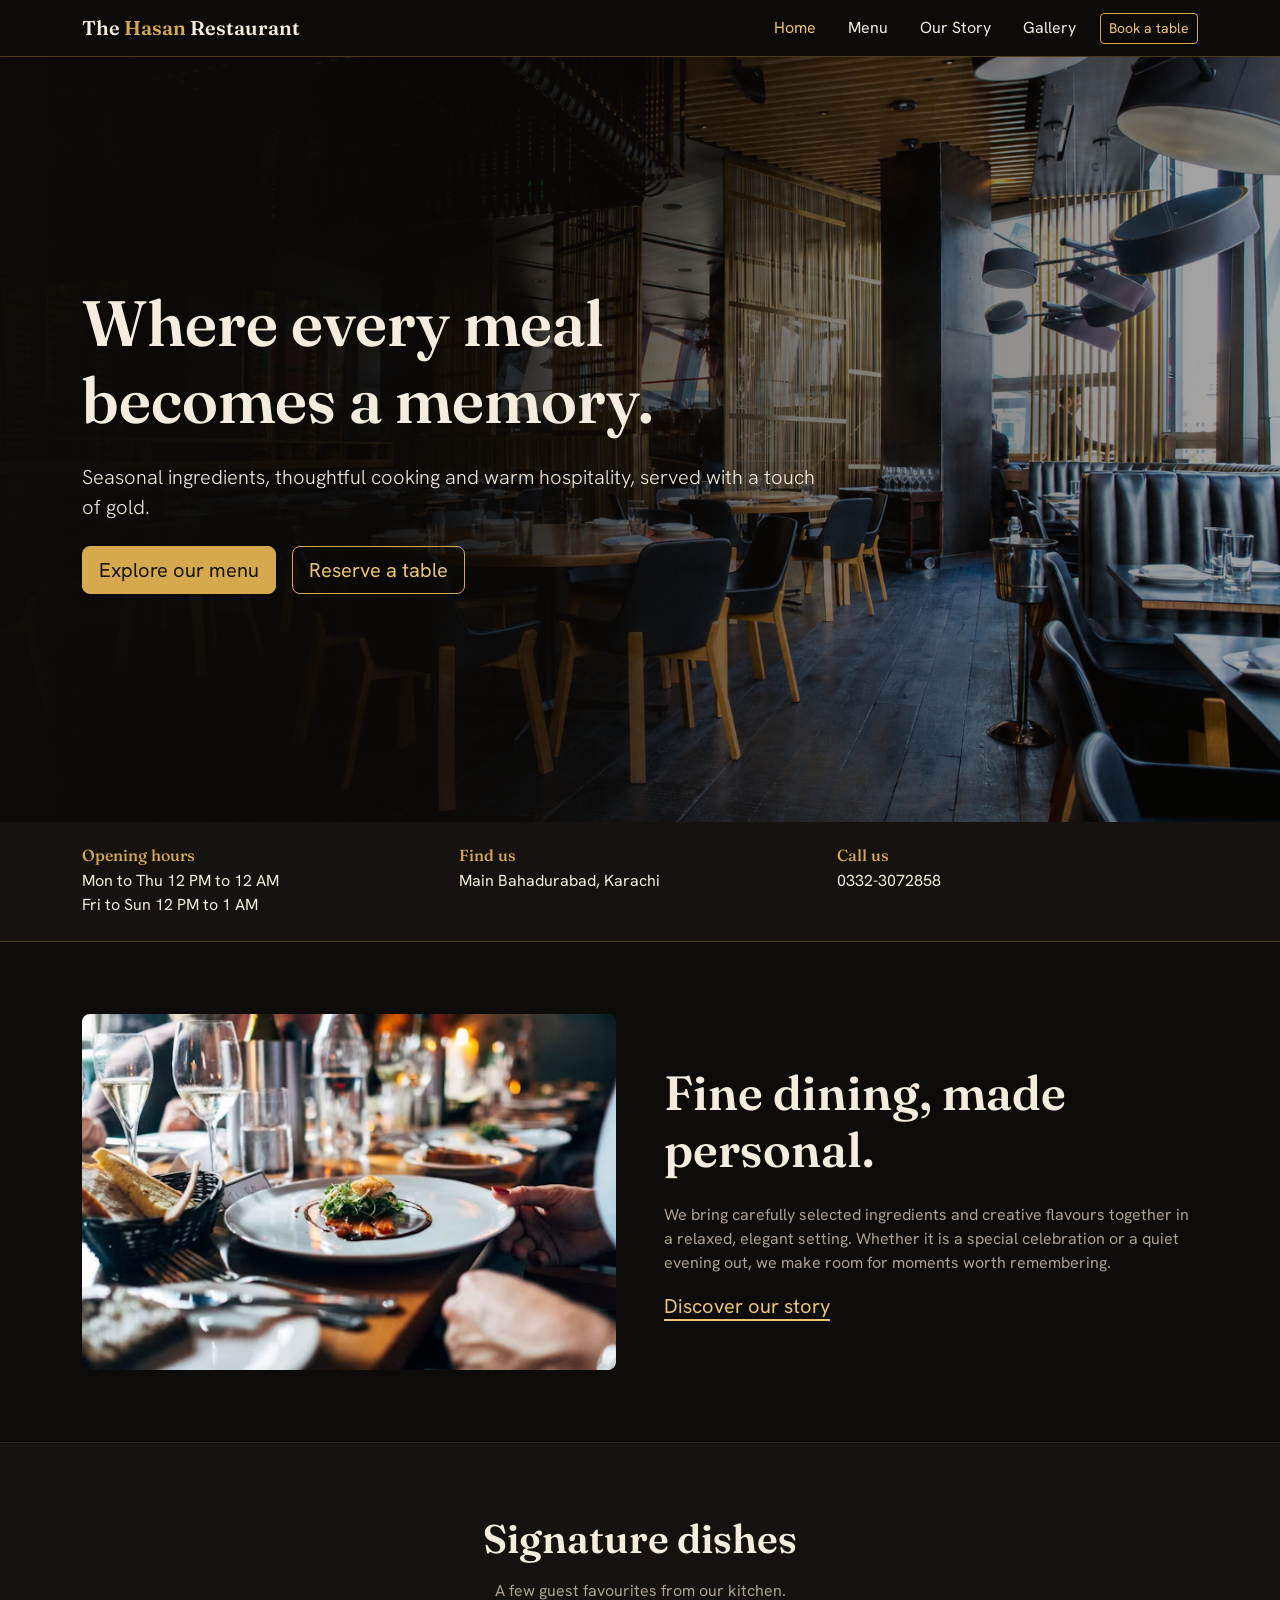
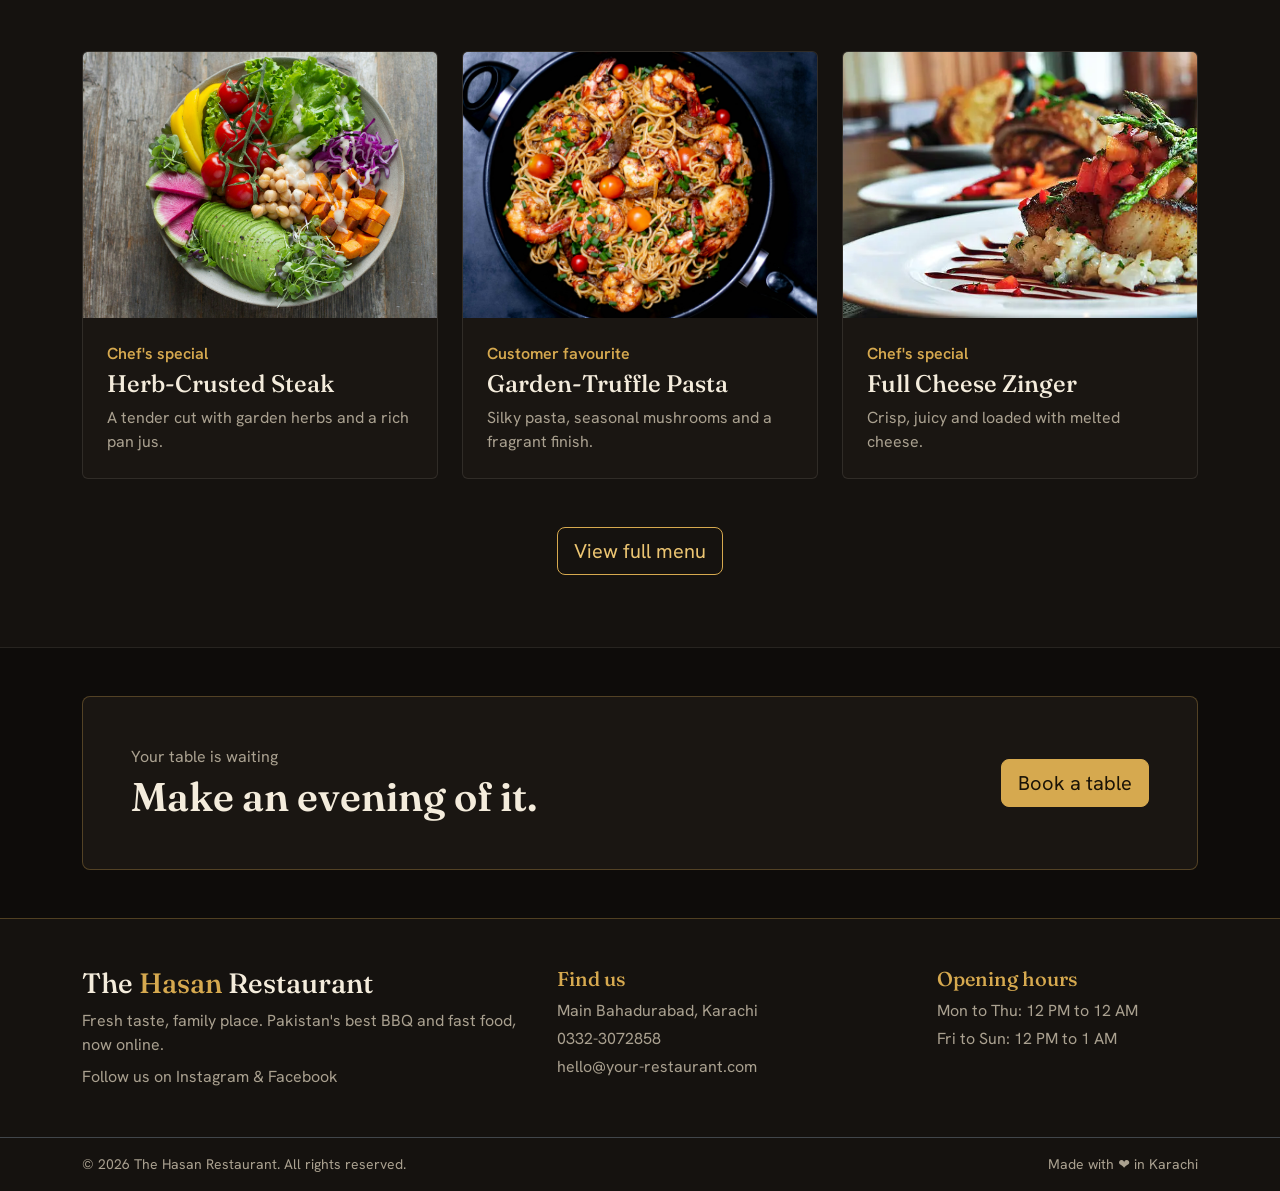
<file: index.html>
<!DOCTYPE html>
<html lang="en" data-bs-theme="dark">
<head>
  <meta charset="UTF-8">
  <meta name="viewport" content="width=device-width, initial-scale=1">
  <title>The Hasan Restaurant | Karachi</title>
  <meta name="description" content="Seasonal ingredients, thoughtful cooking and warm hospitality in Bahadurabad, Karachi.">

  <!-- Bootstrap (layout) -->
  <link href="https://cdn.jsdelivr.net/npm/bootstrap@5.3.8/dist/css/bootstrap.min.css" rel="stylesheet">

  <!-- Fonts -->
  <link rel="preconnect" href="https://fonts.googleapis.com">
  <link rel="preconnect" href="https://fonts.gstatic.com" crossorigin>
  <link href="https://fonts.googleapis.com/css2?family=Fraunces:opsz,wght@9..144,400;9..144,600;9..144,700&family=Hanken+Grotesk:wght@400;500;600&display=swap" rel="stylesheet">

  <!-- Our own styles (colours, hero photos, small details) -->
  <link rel="stylesheet" href="style.css">
</head>
<body>

  <!-- ===== NAVIGATION BAR ===== -->
  <nav class="navbar navbar-expand sticky-top site-nav">
    <div class="container justify-content-center justify-content-md-between">
      <a class="navbar-brand fw-semibold" href="index.html">The <span>Hasan</span> Restaurant</a>
      <ul class="navbar-nav flex-wrap justify-content-center align-items-center column-gap-3">
        <li class="nav-item"><a class="nav-link active" aria-current="page" href="index.html">Home</a></li>
        <li class="nav-item"><a class="nav-link" href="menu.html">Menu</a></li>
        <li class="nav-item"><a class="nav-link" href="story.html">Our Story</a></li>
        <li class="nav-item"><a class="nav-link" href="gallery.html">Gallery</a></li>
        <li class="nav-item"><a class="btn btn-outline-warning btn-sm" href="contact.html">Book a table</a></li>
      </ul>
    </div>
  </nav>

  <!-- ===== HERO ===== -->
  <header class="hero hero-home hero-big d-flex align-items-center">
    <div class="container py-5">
      <div class="row">
        <div class="col-lg-8">
          <h1 class="display-3 fw-semibold">Where every meal becomes a memory.</h1>
          <p class="lead mt-4 mb-0">Seasonal ingredients, thoughtful cooking and warm hospitality, served with a touch of gold.</p>
          <div class="d-flex flex-wrap gap-3 mt-4">
            <a class="btn btn-warning btn-lg" href="menu.html">Explore our menu</a>
            <a class="btn btn-outline-warning btn-lg" href="contact.html">Reserve a table</a>
          </div>
        </div>
      </div>
    </div>
  </header>

  <!-- ===== OPENING HOURS STRIP ===== -->
  <section class="info-strip">
    <div class="container py-4">
      <div class="row g-3 text-center text-md-start">
        <div class="col-md-4">
          <h2 class="h6 text-warning mb-1">Opening hours</h2>
          <p class="mb-0">Mon to Thu 12 PM to 12 AM<br>Fri to Sun 12 PM to 1 AM</p>
        </div>
        <div class="col-md-4">
          <h2 class="h6 text-warning mb-1">Find us</h2>
          <p class="mb-0">Main Bahadurabad, Karachi</p>
        </div>
        <div class="col-md-4">
          <h2 class="h6 text-warning mb-1">Call us</h2>
          <p class="mb-0"><a class="text-reset text-decoration-none" href="tel:+923323072858">0332-3072858</a></p>
        </div>
      </div>
    </div>
  </section>

  <!-- ===== WELCOME ===== -->
  <section class="container py-5 my-lg-4">
    <div class="row align-items-center g-5">
      <div class="col-lg-6">
        <img src="sweet4.avif" class="img-fluid rounded-3" alt="A plated dessert from our kitchen" loading="lazy">
      </div>
      <div class="col-lg-6">
        <h2 class="display-5 fw-semibold">Fine dining, made personal.</h2>
        <p class="text-body-secondary mt-4">We bring carefully selected ingredients and creative flavours together in a relaxed, elegant setting. Whether it is a special celebration or a quiet evening out, we make room for moments worth remembering.</p>
        <a class="link-gold fs-5" href="story.html">Discover our story</a>
      </div>
    </div>
  </section>

  <!-- ===== SIGNATURE DISHES ===== -->
  <section class="section-alt py-5">
    <div class="container py-lg-4">
    <div class="section-title text-center mx-auto mb-5">
      <h2 class="display-6 fw-semibold">Signature dishes</h2>
      <p class="text-body-secondary mt-3">A few guest favourites from our kitchen.</p>
    </div>
      <div class="row g-4">
        <div class="col-12 col-md-6 col-lg-4">
          <div class="card dish-card h-100">
            <div class="ratio ratio-4x3 zoom">
              <img src="anna-pelzer-IGfIGP5ONV0-unsplash.jpg" class="object-fit-cover" alt="Herb-crusted steak plated with garden herbs" loading="lazy">
            </div>
            <div class="card-body p-4">
              <p class="text-warning fw-semibold mb-1">Chef's special</p>
              <h3 class="h4">Herb-Crusted Steak</h3>
              <p class="text-body-secondary mb-0">A tender cut with garden herbs and a rich pan jus.</p>
            </div>
          </div>
        </div>
        <div class="col-12 col-md-6 col-lg-4">
          <div class="card dish-card h-100">
            <div class="ratio ratio-4x3 zoom">
              <img src="olayinka-babalola-r01ZopTiEV8-unsplash.jpg" class="object-fit-cover" alt="Truffle pasta with seasonal mushrooms" loading="lazy">
            </div>
            <div class="card-body p-4">
              <p class="text-warning fw-semibold mb-1">Customer favourite</p>
              <h3 class="h4">Garden-Truffle Pasta</h3>
              <p class="text-body-secondary mb-0">Silky pasta, seasonal mushrooms and a fragrant finish.</p>
            </div>
          </div>
        </div>
        <div class="col-12 col-md-6 col-lg-4">
          <div class="card dish-card h-100">
            <div class="ratio ratio-4x3 zoom">
              <img src="istockphoto-104704117-612x612.webp" class="object-fit-cover" alt="Cheese zinger burger" loading="lazy">
            </div>
            <div class="card-body p-4">
              <p class="text-warning fw-semibold mb-1">Chef's special</p>
              <h3 class="h4">Full Cheese Zinger</h3>
              <p class="text-body-secondary mb-0">Crisp, juicy and loaded with melted cheese.</p>
            </div>
          </div>
        </div>
      </div>
      <div class="text-center mt-5">
        <a class="btn btn-outline-warning btn-lg" href="menu.html">View full menu</a>
      </div>
    </div>
  </section>

  <!-- ===== CALL TO ACTION ===== -->
  <section class="container pt-5">
    <div class="cta-box rounded-3 p-4 p-md-5 d-md-flex align-items-center justify-content-between gap-4">
      <div class="mb-4 mb-md-0">
        <p class="text-body-secondary mb-1">Your table is waiting</p>
        <h2 class="display-6 fw-semibold mb-0">Make an evening of it.</h2>
      </div>
      <a class="btn btn-warning btn-lg" href="contact.html">Book a table</a>
    </div>
  </section>

  <!-- ===== FOOTER ===== -->
  <footer class="site-footer mt-5">
    <div class="container py-5">
      <div class="row g-4">

        <div class="col-md-5">
          <h2 class="h3">The <span class="text-warning">Hasan</span> Restaurant</h2>
          <p class="text-body-secondary mb-2">Fresh taste, family place. Pakistan's best BBQ and fast food, now online.</p>
          <p class="text-body-secondary mb-0">Follow us on Instagram &amp; Facebook</p>
        </div>

        <div class="col-sm-6 col-md-4">
          <h3 class="h5 text-warning">Find us</h3>
          <p class="text-body-secondary mb-1">Main Bahadurabad, Karachi</p>
          <p class="mb-1"><a class="text-body-secondary" href="tel:+923323072858">0332-3072858</a></p>
          <p class="text-body-secondary mb-0">hello@your-restaurant.com</p>
        </div>

        <div class="col-sm-6 col-md-3">
          <h3 class="h5 text-warning">Opening hours</h3>
          <p class="text-body-secondary mb-1">Mon to Thu: 12 PM to 12 AM</p>
          <p class="text-body-secondary mb-0">Fri to Sun: 12 PM to 1 AM</p>
        </div>

      </div>
    </div>
    <div class="border-top border-secondary-subtle py-3">
      <div class="container d-flex flex-wrap justify-content-between gap-2 small text-body-secondary">
        <span>&copy; 2026 The Hasan Restaurant. All rights reserved.</span>
        <span>Made with &#10084; in Karachi</span>
      </div>
    </div>
  </footer>

</body>
</html>
</file>
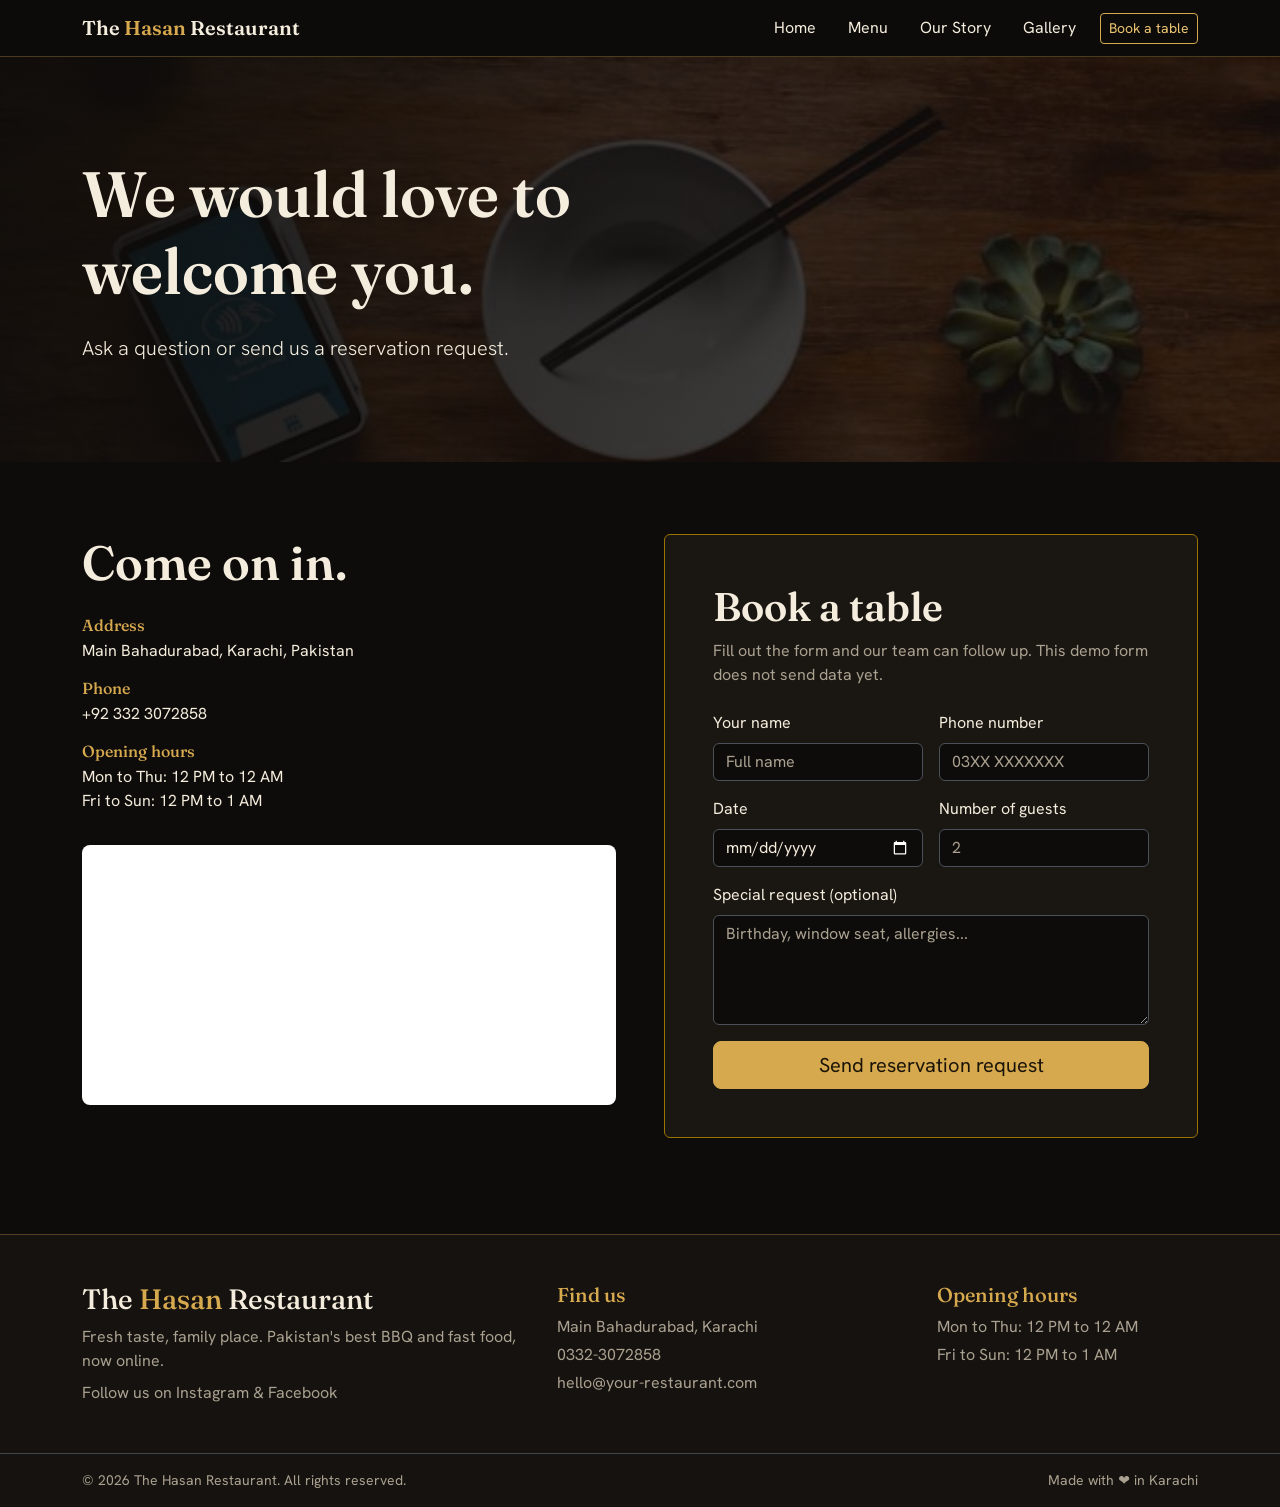
<file: contact.html>
<!DOCTYPE html>
<html lang="en" data-bs-theme="dark">
<head>
  <meta charset="UTF-8">
  <meta name="viewport" content="width=device-width, initial-scale=1">
  <title>Contact & Reservations | The Hasan Restaurant</title>
  <meta name="description" content="Find The Hasan Restaurant in Bahadurabad, Karachi and book your table.">

  <!-- Bootstrap (layout) -->
  <link href="https://cdn.jsdelivr.net/npm/bootstrap@5.3.8/dist/css/bootstrap.min.css" rel="stylesheet">

  <!-- Fonts -->
  <link rel="preconnect" href="https://fonts.googleapis.com">
  <link rel="preconnect" href="https://fonts.gstatic.com" crossorigin>
  <link href="https://fonts.googleapis.com/css2?family=Fraunces:opsz,wght@9..144,400;9..144,600;9..144,700&family=Hanken+Grotesk:wght@400;500;600&display=swap" rel="stylesheet">

  <!-- Our own styles (colours, hero photos, small details) -->
  <link rel="stylesheet" href="style.css">
</head>
<body>

  <!-- ===== NAVIGATION BAR ===== -->
  <nav class="navbar navbar-expand sticky-top site-nav">
    <div class="container justify-content-center justify-content-md-between">
      <a class="navbar-brand fw-semibold" href="index.html">The <span>Hasan</span> Restaurant</a>
      <ul class="navbar-nav flex-wrap justify-content-center align-items-center column-gap-3">
        <li class="nav-item"><a class="nav-link" href="index.html">Home</a></li>
        <li class="nav-item"><a class="nav-link" href="menu.html">Menu</a></li>
        <li class="nav-item"><a class="nav-link" href="story.html">Our Story</a></li>
        <li class="nav-item"><a class="nav-link" href="gallery.html">Gallery</a></li>
        <li class="nav-item"><a class="btn btn-outline-warning btn-sm" href="contact.html">Book a table</a></li>
      </ul>
    </div>
  </nav>

  <!-- ===== HERO ===== -->
  <header class="hero hero-contact d-flex align-items-center">
    <div class="container py-5">
      <div class="row">
        <div class="col-lg-8">
          <h1 class="display-3 fw-semibold">We would love to welcome you.</h1>
          <p class="lead mt-4 mb-0">Ask a question or send us a reservation request.</p>
        </div>
      </div>
    </div>
  </header>

  <!-- ===== CONTACT DETAILS + FORM ===== -->
  <section class="container py-5 my-lg-4">
    <div class="row g-5">

      <!-- Left: address, phone, hours, map -->
      <div class="col-lg-6">
        <h2 class="display-5 fw-semibold">Come on in.</h2>

        <h3 class="h6 text-warning mt-4 mb-1">Address</h3>
        <p>Main Bahadurabad, Karachi, Pakistan</p>

        <h3 class="h6 text-warning mb-1">Phone</h3>
        <p><a class="text-reset text-decoration-none" href="tel:+923323072858">+92 332 3072858</a></p>

        <h3 class="h6 text-warning mb-1">Opening hours</h3>
        <p>Mon to Thu: 12 PM to 12 AM<br>Fri to Sun: 12 PM to 1 AM</p>

        <iframe class="map mt-3" title="Map of The Hasan Restaurant" src="https://www.google.com/maps/embed?pb=!1m18!1m12!1m3!1d4592.864981984788!2d67.13284106885648!3d24.977967219411937!2m3!1f0!2f0!3f0!3m2!1i1024!2i768!4f13.1!3m3!1m2!1s0x3eb34774e0b6203b%3A0x19659115648170ad!2sKaghan%20Society%20Sector%2020%20A%20Gulzar%20E%20Hijri%20Scheme%2033%2C%20Karachi%2C%20Pakistan!5e0!3m2!1sen!2s!4v1792911416044!5m2!1sen!2s" allowfullscreen loading="lazy" referrerpolicy="strict-origin-when-cross-origin"></iframe>
      </div>

      <!-- Right: reservation form (demo - it does not send anything yet) -->
      <div class="col-lg-6">
        <div class="card border-warning-subtle">
          <div class="card-body p-4 p-md-5">
            <h2 class="display-6 fw-semibold">Book a table</h2>
            <p class="text-body-secondary mb-4">Fill out the form and our team can follow up. This demo form does not send data yet.</p>

            <form class="row g-3" action="https://formspree.io/f/xvkkeaen" method="post" >
            <div class="col-sm-6">
              <label for="name" class="form-label">Your name</label>
              <input type="text" class="form-control" id="name" name="name" placeholder="Full name" required>
            </div>
            <div class="col-sm-6">
              <label for="phone" class="form-label">Phone number</label>
              <input type="tel" class="form-control" id="phone" name="phone" placeholder="03XX XXXXXXX" required>
            </div>
            <div class="col-sm-6">
              <label for="date" class="form-label">Date</label>
              <input type="date" class="form-control" id="date" name="data" placeholder="" required>
            </div>
            <div class="col-sm-6">
              <label for="guests" class="form-label">Number of guests</label>
              <input type="number" class="form-control" id="guests" name="guests" placeholder="2" min="1" required>
            </div>
              <div class="col-12">
                <label for="note" class="form-label">Special request (optional)</label>
                <textarea class="form-control" id="note" name="note" rows="4" placeholder="Birthday, window seat, allergies..."></textarea>
              </div>
              <div class="col-12">
                <button type="submit" class="btn btn-warning btn-lg w-100">Send reservation request</button>
              </div>
            </form>
          </div>
        </div>
      </div>

    </div>
  </section>

  <!-- ===== FOOTER ===== -->
  <footer class="site-footer mt-5">
    <div class="container py-5">
      <div class="row g-4">

        <div class="col-md-5">
          <h2 class="h3">The <span class="text-warning">Hasan</span> Restaurant</h2>
          <p class="text-body-secondary mb-2">Fresh taste, family place. Pakistan's best BBQ and fast food, now online.</p>
          <p class="text-body-secondary mb-0">Follow us on Instagram &amp; Facebook</p>
        </div>

        <div class="col-sm-6 col-md-4">
          <h3 class="h5 text-warning">Find us</h3>
          <p class="text-body-secondary mb-1">Main Bahadurabad, Karachi</p>
          <p class="mb-1"><a class="text-body-secondary" href="tel:+923323072858">0332-3072858</a></p>
          <p class="text-body-secondary mb-0">hello@your-restaurant.com</p>
        </div>

        <div class="col-sm-6 col-md-3">
          <h3 class="h5 text-warning">Opening hours</h3>
          <p class="text-body-secondary mb-1">Mon to Thu: 12 PM to 12 AM</p>
          <p class="text-body-secondary mb-0">Fri to Sun: 12 PM to 1 AM</p>
        </div>

      </div>
    </div>
    <div class="border-top border-secondary-subtle py-3">
      <div class="container d-flex flex-wrap justify-content-between gap-2 small text-body-secondary">
        <span>&copy; 2026 The Hasan Restaurant. All rights reserved.</span>
        <span>Made with &#10084; in Karachi</span>
      </div>
    </div>
  </footer>

</body>
</html>
</file>
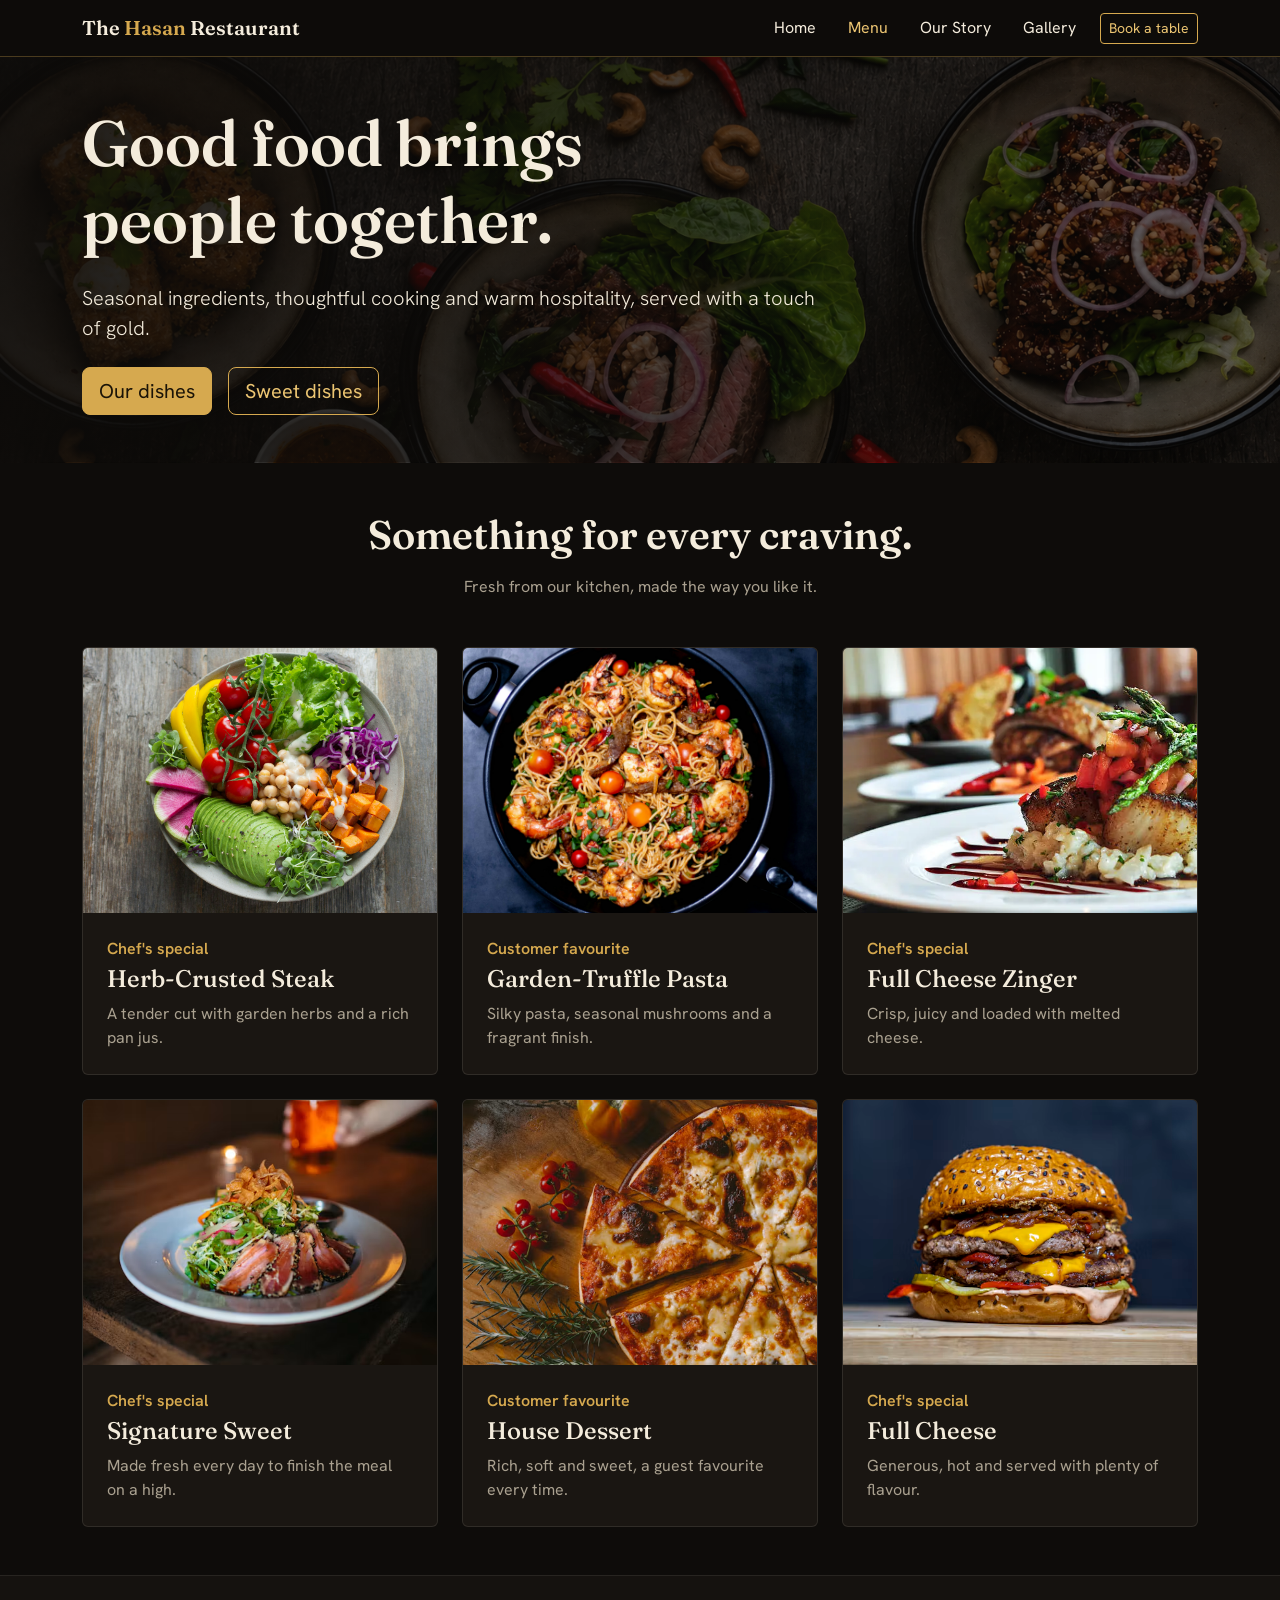
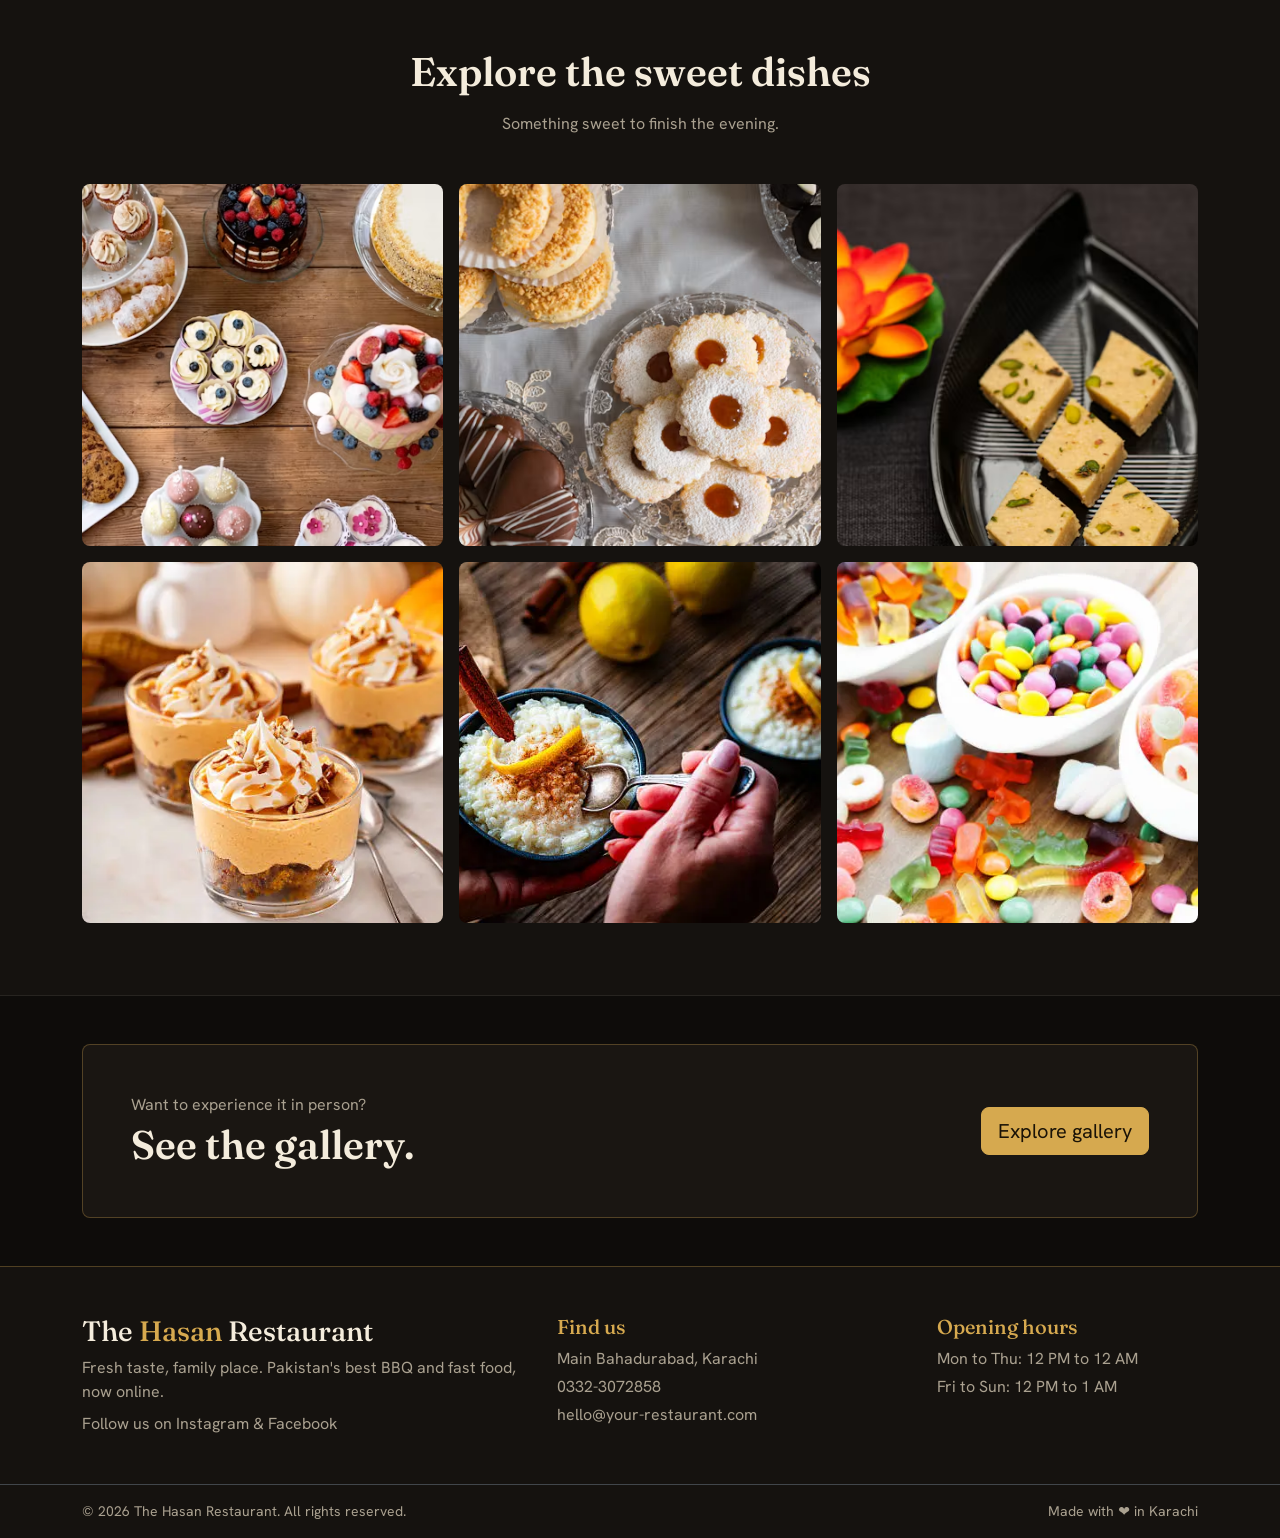
<file: menu.html>
<!DOCTYPE html>
<html lang="en" data-bs-theme="dark">
<head>
  <meta charset="UTF-8">
  <meta name="viewport" content="width=device-width, initial-scale=1">
  <title>Menu | The Hasan Restaurant</title>
  <meta name="description" content="Main courses, pasta, desserts and more from The Hasan Restaurant, Karachi.">

  <!-- Bootstrap (layout) -->
  <link href="https://cdn.jsdelivr.net/npm/bootstrap@5.3.8/dist/css/bootstrap.min.css" rel="stylesheet">

  <!-- Fonts -->
  <link rel="preconnect" href="https://fonts.googleapis.com">
  <link rel="preconnect" href="https://fonts.gstatic.com" crossorigin>
  <link href="https://fonts.googleapis.com/css2?family=Fraunces:opsz,wght@9..144,400;9..144,600;9..144,700&family=Hanken+Grotesk:wght@400;500;600&display=swap" rel="stylesheet">

  <!-- Our own styles (colours, hero photos, small details) -->
  <link rel="stylesheet" href="style.css">
</head>
<body>

  <!-- ===== NAVIGATION BAR ===== -->
  <nav class="navbar navbar-expand sticky-top site-nav">
    <div class="container justify-content-center justify-content-md-between">
      <a class="navbar-brand fw-semibold" href="index.html">The <span>Hasan</span> Restaurant</a>
      <ul class="navbar-nav flex-wrap justify-content-center align-items-center column-gap-3">
        <li class="nav-item"><a class="nav-link" href="index.html">Home</a></li>
        <li class="nav-item"><a class="nav-link active" aria-current="page" href="menu.html">Menu</a></li>
        <li class="nav-item"><a class="nav-link" href="story.html">Our Story</a></li>
        <li class="nav-item"><a class="nav-link" href="gallery.html">Gallery</a></li>
        <li class="nav-item"><a class="btn btn-outline-warning btn-sm" href="contact.html">Book a table</a></li>
      </ul>
    </div>
  </nav>

  <!-- ===== HERO ===== -->
  <header class="hero hero-menu d-flex align-items-center">
    <div class="container py-5">
      <div class="row">
        <div class="col-lg-8">
          <h1 class="display-3 fw-semibold">Good food brings people together.</h1>
          <p class="lead mt-4 mb-0">Seasonal ingredients, thoughtful cooking and warm hospitality, served with a touch of gold.</p>
          <div class="d-flex flex-wrap gap-3 mt-4">
            <a class="btn btn-warning btn-lg" href="#dishes">Our dishes</a>
            <a class="btn btn-outline-warning btn-lg" href="#sweets">Sweet dishes</a>
          </div>
        </div>
      </div>
    </div>
  </header>

  <!-- ===== MAIN DISHES ===== -->
  <section class="container py-5" id="dishes">
    <div class="section-title text-center mx-auto mb-5">
      <h2 class="display-6 fw-semibold">Something for every craving.</h2>
      <p class="text-body-secondary mt-3">Fresh from our kitchen, made the way you like it.</p>
    </div>
    <div class="row g-4">
        <div class="col-12 col-md-6 col-lg-4">
          <div class="card dish-card h-100">
            <div class="ratio ratio-4x3 zoom">
              <img src="anna-pelzer-IGfIGP5ONV0-unsplash.jpg" class="object-fit-cover" alt="Herb-crusted steak plated with garden herbs" loading="lazy">
            </div>
            <div class="card-body p-4">
              <p class="text-warning fw-semibold mb-1">Chef's special</p>
              <h3 class="h4">Herb-Crusted Steak</h3>
              <p class="text-body-secondary mb-0">A tender cut with garden herbs and a rich pan jus.</p>
            </div>
          </div>
        </div>
        <div class="col-12 col-md-6 col-lg-4">
          <div class="card dish-card h-100">
            <div class="ratio ratio-4x3 zoom">
              <img src="olayinka-babalola-r01ZopTiEV8-unsplash.jpg" class="object-fit-cover" alt="Truffle pasta with seasonal mushrooms" loading="lazy">
            </div>
            <div class="card-body p-4">
              <p class="text-warning fw-semibold mb-1">Customer favourite</p>
              <h3 class="h4">Garden-Truffle Pasta</h3>
              <p class="text-body-secondary mb-0">Silky pasta, seasonal mushrooms and a fragrant finish.</p>
            </div>
          </div>
        </div>
        <div class="col-12 col-md-6 col-lg-4">
          <div class="card dish-card h-100">
            <div class="ratio ratio-4x3 zoom">
              <img src="istockphoto-104704117-612x612.webp" class="object-fit-cover" alt="Cheese zinger burger" loading="lazy">
            </div>
            <div class="card-body p-4">
              <p class="text-warning fw-semibold mb-1">Chef's special</p>
              <h3 class="h4">Full Cheese Zinger</h3>
              <p class="text-body-secondary mb-0">Crisp, juicy and loaded with melted cheese.</p>
            </div>
          </div>
        </div>
        <div class="col-12 col-md-6 col-lg-4">
          <div class="card dish-card h-100">
            <div class="ratio ratio-4x3 zoom">
              <img src="sweet2.avif" class="object-fit-cover" alt="Signature sweet dessert" loading="lazy">
            </div>
            <div class="card-body p-4">
              <p class="text-warning fw-semibold mb-1">Chef's special</p>
              <h3 class="h4">Signature Sweet</h3>
              <p class="text-body-secondary mb-0">Made fresh every day to finish the meal on a high.</p>
            </div>
          </div>
        </div>
        <div class="col-12 col-md-6 col-lg-4">
          <div class="card dish-card h-100">
            <div class="ratio ratio-4x3 zoom">
              <img src="sweet3.avif" class="object-fit-cover" alt="House dessert" loading="lazy">
            </div>
            <div class="card-body p-4">
              <p class="text-warning fw-semibold mb-1">Customer favourite</p>
              <h3 class="h4">House Dessert</h3>
              <p class="text-body-secondary mb-0">Rich, soft and sweet, a guest favourite every time.</p>
            </div>
          </div>
        </div>
        <div class="col-12 col-md-6 col-lg-4">
          <div class="card dish-card h-100">
            <div class="ratio ratio-4x3 zoom">
              <img src="photo-1572802419224-296b0aeee0d9.avif" class="object-fit-cover" alt="Loaded cheese dish" loading="lazy">
            </div>
            <div class="card-body p-4">
              <p class="text-warning fw-semibold mb-1">Chef's special</p>
              <h3 class="h4">Full Cheese</h3>
              <p class="text-body-secondary mb-0">Generous, hot and served with plenty of flavour.</p>
            </div>
          </div>
        </div>
    </div>
  </section>

  <!-- ===== SWEET DISHES ===== -->
  <section class="section-alt py-5" id="sweets">
    <div class="container py-lg-4">
    <div class="section-title text-center mx-auto mb-5">
      <h2 class="display-6 fw-semibold">Explore the sweet dishes</h2>
      <p class="text-body-secondary mt-3">Something sweet to finish the evening.</p>
    </div>
      <div class="row g-2 g-md-3">
      <div class="col-6 col-md-4">
        <div class="ratio ratio-1x1 zoom">
          <img src="sweet5.avif" class="object-fit-cover" alt="Sweet dish" loading="lazy">
        </div>
      </div>
      <div class="col-6 col-md-4">
        <div class="ratio ratio-1x1 zoom">
          <img src="sweet6.avif" class="object-fit-cover" alt="Sweet dish" loading="lazy">
        </div>
      </div>
      <div class="col-6 col-md-4">
        <div class="ratio ratio-1x1 zoom">
          <img src="sweet7.avif" class="object-fit-cover" alt="Sweet dish" loading="lazy">
        </div>
      </div>
      <div class="col-6 col-md-4">
        <div class="ratio ratio-1x1 zoom">
          <img src="istockphoto-2232599894-612x612.webp" class="object-fit-cover" alt="Sweet dish" loading="lazy">
        </div>
      </div>
      <div class="col-6 col-md-4">
        <div class="ratio ratio-1x1 zoom">
          <img src="sweet8.webp" class="object-fit-cover" alt="Sweet dish" loading="lazy">
        </div>
      </div>
      <div class="col-6 col-md-4">
        <div class="ratio ratio-1x1 zoom">
          <img src="sweet9.webp" class="object-fit-cover" alt="Sweet dish" loading="lazy">
        </div>
      </div>
      </div>
    </div>
  </section>

  <!-- ===== CALL TO ACTION ===== -->
  <section class="container pt-5">
    <div class="cta-box rounded-3 p-4 p-md-5 d-md-flex align-items-center justify-content-between gap-4">
      <div class="mb-4 mb-md-0">
        <p class="text-body-secondary mb-1">Want to experience it in person?</p>
        <h2 class="display-6 fw-semibold mb-0">See the gallery.</h2>
      </div>
      <a class="btn btn-warning btn-lg" href="gallery.html">Explore gallery</a>
    </div>
  </section>

  <!-- ===== FOOTER ===== -->
  <footer class="site-footer mt-5">
    <div class="container py-5">
      <div class="row g-4">

        <div class="col-md-5">
          <h2 class="h3">The <span class="text-warning">Hasan</span> Restaurant</h2>
          <p class="text-body-secondary mb-2">Fresh taste, family place. Pakistan's best BBQ and fast food, now online.</p>
          <p class="text-body-secondary mb-0">Follow us on Instagram &amp; Facebook</p>
        </div>

        <div class="col-sm-6 col-md-4">
          <h3 class="h5 text-warning">Find us</h3>
          <p class="text-body-secondary mb-1">Main Bahadurabad, Karachi</p>
          <p class="mb-1"><a class="text-body-secondary" href="tel:+923323072858">0332-3072858</a></p>
          <p class="text-body-secondary mb-0">hello@your-restaurant.com</p>
        </div>

        <div class="col-sm-6 col-md-3">
          <h3 class="h5 text-warning">Opening hours</h3>
          <p class="text-body-secondary mb-1">Mon to Thu: 12 PM to 12 AM</p>
          <p class="text-body-secondary mb-0">Fri to Sun: 12 PM to 1 AM</p>
        </div>

      </div>
    </div>
    <div class="border-top border-secondary-subtle py-3">
      <div class="container d-flex flex-wrap justify-content-between gap-2 small text-body-secondary">
        <span>&copy; 2026 The Hasan Restaurant. All rights reserved.</span>
        <span>Made with &#10084; in Karachi</span>
      </div>
    </div>
  </footer>

</body>
</html>
</file>
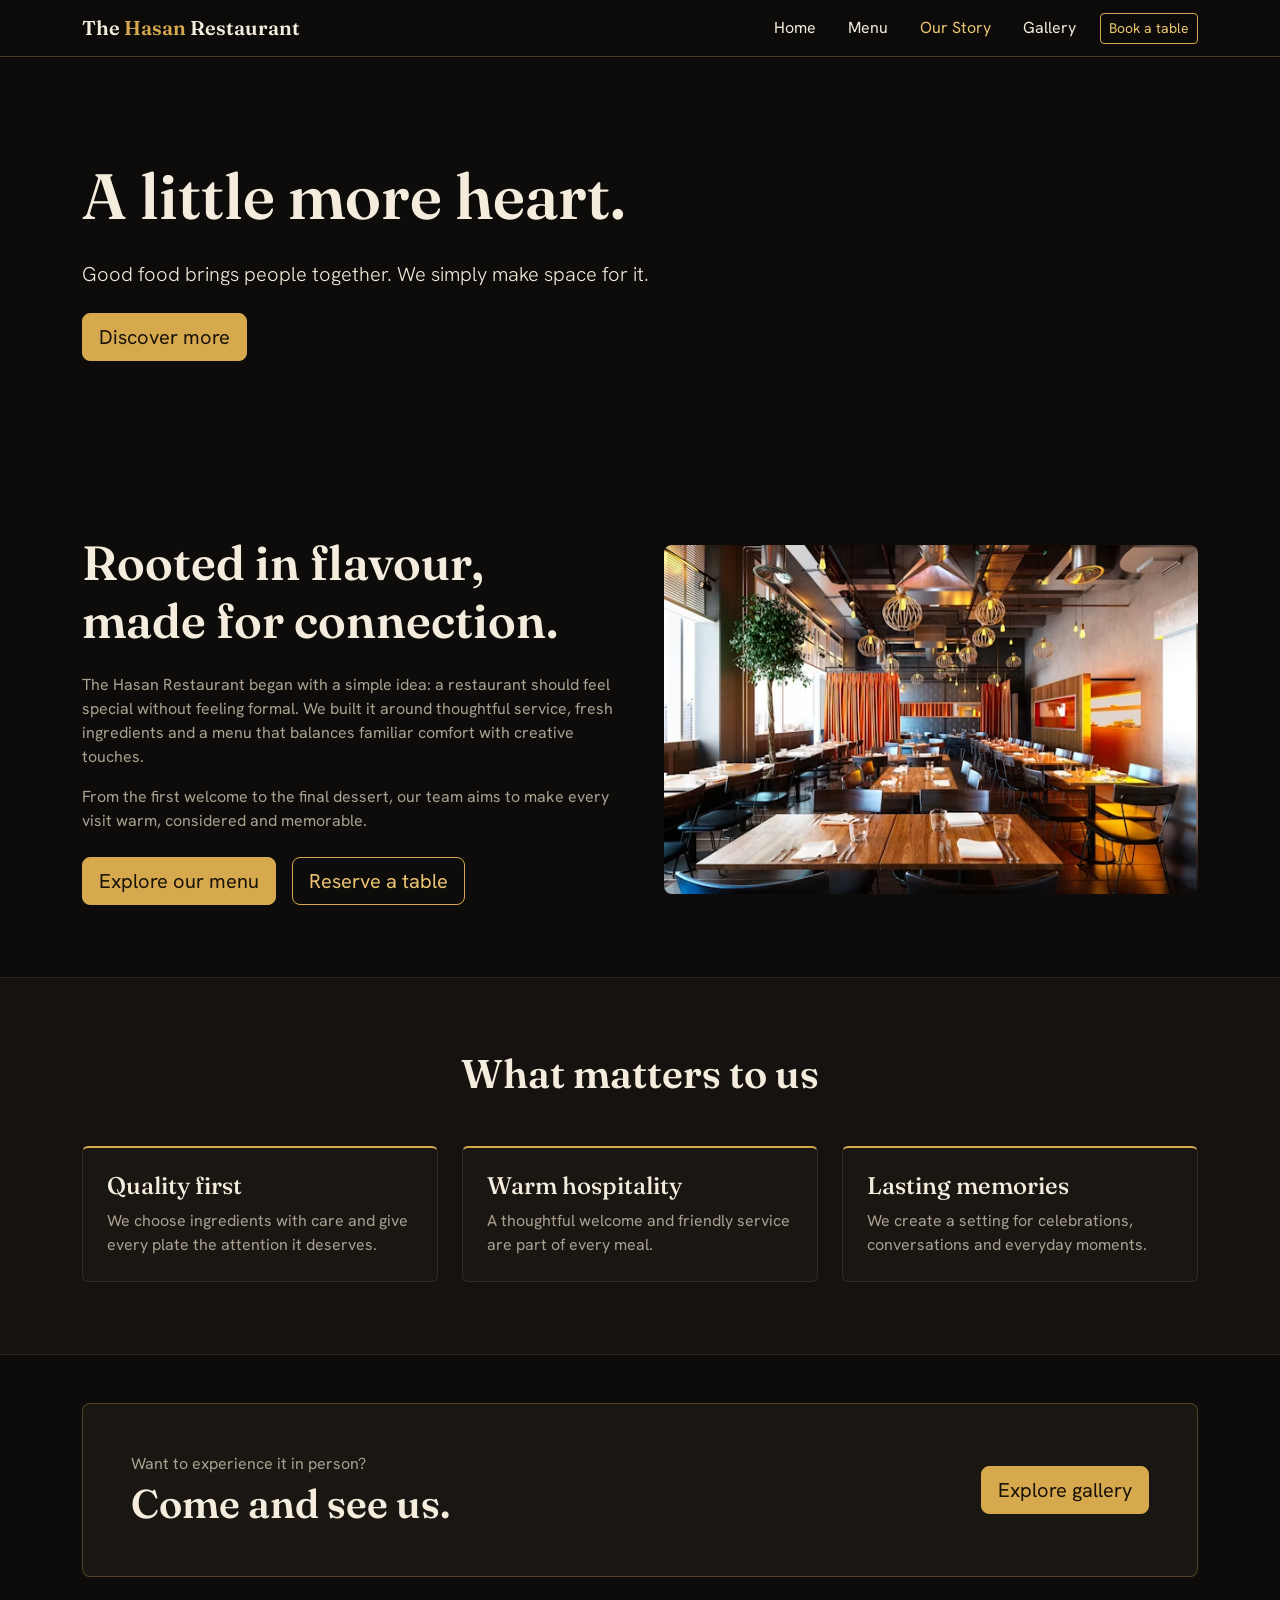
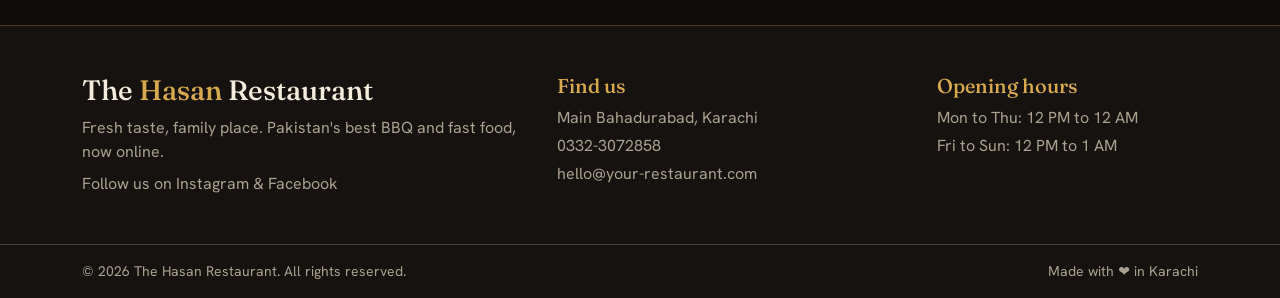
<file: story.html>
<!DOCTYPE html>
<html lang="en" data-bs-theme="dark">
<head>
  <meta charset="UTF-8">
  <meta name="viewport" content="width=device-width, initial-scale=1">
  <title>Our Story | The Hasan Restaurant</title>
  <meta name="description" content="The story, philosophy and values behind The Hasan Restaurant in Karachi.">

  <!-- Bootstrap (layout) -->
  <link href="https://cdn.jsdelivr.net/npm/bootstrap@5.3.8/dist/css/bootstrap.min.css" rel="stylesheet">

  <!-- Fonts -->
  <link rel="preconnect" href="https://fonts.googleapis.com">
  <link rel="preconnect" href="https://fonts.gstatic.com" crossorigin>
  <link href="https://fonts.googleapis.com/css2?family=Fraunces:opsz,wght@9..144,400;9..144,600;9..144,700&family=Hanken+Grotesk:wght@400;500;600&display=swap" rel="stylesheet">

  <!-- Our own styles (colours, hero photos, small details) -->
  <link rel="stylesheet" href="style.css">
</head>
<body>

  <!-- ===== NAVIGATION BAR ===== -->
  <nav class="navbar navbar-expand sticky-top site-nav">
    <div class="container justify-content-center justify-content-md-between">
      <a class="navbar-brand fw-semibold" href="index.html">The <span>Hasan</span> Restaurant</a>
      <ul class="navbar-nav flex-wrap justify-content-center align-items-center column-gap-3">
        <li class="nav-item"><a class="nav-link" href="index.html">Home</a></li>
        <li class="nav-item"><a class="nav-link" href="menu.html">Menu</a></li>
        <li class="nav-item"><a class="nav-link active" aria-current="page" href="story.html">Our Story</a></li>
        <li class="nav-item"><a class="nav-link" href="gallery.html">Gallery</a></li>
        <li class="nav-item"><a class="btn btn-outline-warning btn-sm" href="contact.html">Book a table</a></li>
      </ul>
    </div>
  </nav>

  <!-- ===== HERO ===== -->
  <header class="hero hero-story d-flex align-items-center">
    <div class="container py-5">
      <div class="row">
        <div class="col-lg-8">
          <h1 class="display-3 fw-semibold">A little more heart.</h1>
          <p class="lead mt-4 mb-0">Good food brings people together. We simply make space for it.</p>
          <div class="d-flex flex-wrap gap-3 mt-4">
            <a class="btn btn-warning btn-lg" href="gallery.html">Discover more</a>
          </div>
        </div>
      </div>
    </div>
  </header>

  <!-- ===== OUR STORY ===== -->
  <section class="container py-5 my-lg-4">
    <div class="row align-items-center g-5">
      <div class="col-lg-6">
        <h2 class="display-5 fw-semibold">Rooted in flavour, made for connection.</h2>
        <p class="text-body-secondary mt-4">The Hasan Restaurant began with a simple idea: a restaurant should feel special without feeling formal. We built it around thoughtful service, fresh ingredients and a menu that balances familiar comfort with creative touches.</p>
        <p class="text-body-secondary">From the first welcome to the final dessert, our team aims to make every visit warm, considered and memorable.</p>
        <div class="d-flex flex-wrap gap-3 mt-4">
          <a class="btn btn-warning btn-lg" href="menu.html">Explore our menu</a>
          <a class="btn btn-outline-warning btn-lg" href="contact.html">Reserve a table</a>
        </div>
      </div>
      <div class="col-lg-6">
        <img src="imd.avif" class="img-fluid rounded-3" alt="Inside The Hasan Restaurant" loading="lazy">
      </div>
    </div>
  </section>

  <!-- ===== OUR VALUES ===== -->
  <section class="section-alt py-5">
    <div class="container py-lg-4">
    <div class="section-title text-center mx-auto mb-5">
      <h2 class="display-6 fw-semibold">What matters to us</h2>
    </div>
      <div class="row g-4">
        <div class="col-md-4">
          <div class="card value-card h-100 p-4">
            <h3 class="h4">Quality first</h3>
            <p class="text-body-secondary mb-0">We choose ingredients with care and give every plate the attention it deserves.</p>
          </div>
        </div>
        <div class="col-md-4">
          <div class="card value-card h-100 p-4">
            <h3 class="h4">Warm hospitality</h3>
            <p class="text-body-secondary mb-0">A thoughtful welcome and friendly service are part of every meal.</p>
          </div>
        </div>
        <div class="col-md-4">
          <div class="card value-card h-100 p-4">
            <h3 class="h4">Lasting memories</h3>
            <p class="text-body-secondary mb-0">We create a setting for celebrations, conversations and everyday moments.</p>
          </div>
        </div>
      </div>
    </div>
  </section>

  <!-- ===== CALL TO ACTION ===== -->
  <section class="container pt-5">
    <div class="cta-box rounded-3 p-4 p-md-5 d-md-flex align-items-center justify-content-between gap-4">
      <div class="mb-4 mb-md-0">
        <p class="text-body-secondary mb-1">Want to experience it in person?</p>
        <h2 class="display-6 fw-semibold mb-0">Come and see us.</h2>
      </div>
      <a class="btn btn-warning btn-lg" href="gallery.html">Explore gallery</a>
    </div>
  </section>

  <!-- ===== FOOTER ===== -->
  <footer class="site-footer mt-5">
    <div class="container py-5">
      <div class="row g-4">

        <div class="col-md-5">
          <h2 class="h3">The <span class="text-warning">Hasan</span> Restaurant</h2>
          <p class="text-body-secondary mb-2">Fresh taste, family place. Pakistan's best BBQ and fast food, now online.</p>
          <p class="text-body-secondary mb-0">Follow us on Instagram &amp; Facebook</p>
        </div>

        <div class="col-sm-6 col-md-4">
          <h3 class="h5 text-warning">Find us</h3>
          <p class="text-body-secondary mb-1">Main Bahadurabad, Karachi</p>
          <p class="mb-1"><a class="text-body-secondary" href="tel:+923323072858">0332-3072858</a></p>
          <p class="text-body-secondary mb-0">hello@your-restaurant.com</p>
        </div>

        <div class="col-sm-6 col-md-3">
          <h3 class="h5 text-warning">Opening hours</h3>
          <p class="text-body-secondary mb-1">Mon to Thu: 12 PM to 12 AM</p>
          <p class="text-body-secondary mb-0">Fri to Sun: 12 PM to 1 AM</p>
        </div>

      </div>
    </div>
    <div class="border-top border-secondary-subtle py-3">
      <div class="container d-flex flex-wrap justify-content-between gap-2 small text-body-secondary">
        <span>&copy; 2026 The Hasan Restaurant. All rights reserved.</span>
        <span>Made with &#10084; in Karachi</span>
      </div>
    </div>
  </footer>

</body>
</html>
</file>
<file: style.css>
/* =====================================================================
   THE HASAN RESTAURANT - style.css
   Bootstrap 5 does the layout (grid, navbar, cards, buttons).
   This file only adds: colours, fonts, hero backgrounds and small polish.
   ===================================================================== */


/* ---------- 1. COLOURS AND FONTS ----------
   Bootstrap "dark theme" is switched on in the HTML (data-bs-theme="dark").
   Here we replace its default colours with our black + gold look.        */
[data-bs-theme="dark"] {
  --gold: #d6a94f;
  --gold-light: #ecc572;

  --bs-body-bg: #0e0c0a;                 /* page background  */
  --bs-body-color: #f4ecdc;              /* normal text      */
  --bs-secondary-color: #aaa190;         /* soft grey text   */
  --bs-warning: #d6a94f;                 /* "warning" = gold */
  --bs-warning-rgb: 214, 169, 79;        /* used by .text-warning, .bg-warning */
  --bs-body-font-family: 'Hanken Grotesk', system-ui, -apple-system, 'Segoe UI', Arial, sans-serif;
}

/* Headings and the logo use the serif font */
h1, h2, h3, h4, h5, h6,
.display-1, .display-2, .display-3, .display-4, .display-5, .display-6,
.navbar-brand {
  font-family: 'Fraunces', Georgia, 'Times New Roman', serif;
}


/* ---------- 2. BUTTONS ----------
   Re-colour Bootstrap's yellow "warning" buttons to our gold.            */
.btn-warning {
  --bs-btn-color: #1a1307;
  --bs-btn-bg: var(--gold);
  --bs-btn-border-color: var(--gold);
  --bs-btn-hover-color: #1a1307;
  --bs-btn-hover-bg: var(--gold-light);
  --bs-btn-hover-border-color: var(--gold-light);
  --bs-btn-active-color: #1a1307;
  --bs-btn-active-bg: var(--gold-light);
  --bs-btn-active-border-color: var(--gold-light);
}

.btn-outline-warning {
  --bs-btn-color: var(--gold-light);
  --bs-btn-border-color: var(--gold);
  --bs-btn-hover-color: #1a1307;
  --bs-btn-hover-bg: var(--gold);
  --bs-btn-hover-border-color: var(--gold);
  --bs-btn-active-color: #1a1307;
  --bs-btn-active-bg: var(--gold);
  --bs-btn-active-border-color: var(--gold);
}


/* ---------- 3. NAVIGATION BAR ----------
   No hamburger button (that needs JavaScript). On small phones the links
   simply wrap under the logo.                                            */
.site-nav {
  --bs-navbar-color: #f4ecdc;
  --bs-navbar-hover-color: var(--gold-light);
  --bs-navbar-active-color: var(--gold-light);
  --bs-navbar-brand-color: #f4ecdc;
  --bs-navbar-brand-hover-color: #f4ecdc;

  background: rgba(14, 12, 10, 0.94);
  border-bottom: 1px solid rgba(214, 169, 79, 0.3);
}

.site-nav .container {
  flex-wrap: wrap;            /* let the links drop to a second line on phones */
  row-gap: 0.25rem;
}

.site-nav .navbar-brand span {
  color: var(--gold);         /* the word "Hasan" in gold */
}


/* ---------- 4. HERO (big banner at the top of each page) ----------
   Each page picks its own photo with one extra class below.
   The dark gradient is laid over the photo so the text stays readable.   */
.hero {
  min-height: 45vh;
  background-size: cover;
  background-position: center;
  background-image:
    linear-gradient(90deg, rgba(14, 12, 10, 0.85) 0%, rgba(14, 12, 10, 0.35) 100%),
    var(--photo);
}

.hero-big {
  min-height: 85vh;           /* the home page banner is taller */
}

.hero-home    { --photo: url('Moody Modern Restaurant Interior.png'); }
.hero-menu    { --photo: url('menu full.png'); }
.hero-story   { --photo: url('https://images.unsplash.com/photo-1579027989536-b7b1f875659b?w=1600&auto=format&fit=crop&q=70'); }
.hero-gallery { --photo: url('Moody Modern Restaurant Interior.png'); }
.hero-contact { --photo: url('contact-banner.jpg'); }

.hero h1 {
  max-width: 14ch;            /* keeps the big heading from stretching too wide */
}


/* ---------- 5. SECTIONS AND INFO STRIP ---------- */
.section-alt {
  background: #15120f;        /* slightly lighter band behind some sections */
  border-top: 1px solid rgba(244, 236, 220, 0.08);
  border-bottom: 1px solid rgba(244, 236, 220, 0.08);
}

.info-strip {
  background: #15120f;
  border-bottom: 1px solid rgba(214, 169, 79, 0.3);
}

.section-title {
  max-width: 40rem;           /* keeps section headings from stretching too wide */
}

.link-gold {
  color: var(--gold-light);
  text-underline-offset: 6px;
}


/* ---------- 6. CARDS AND PHOTOS ---------- */
.card {
  --bs-card-bg: #1a1612;
  --bs-card-border-color: rgba(244, 236, 220, 0.1);
  overflow: hidden;           /* so photos follow the rounded corners */
}

.dish-card:hover {
  border-color: var(--gold);
}

/* Photos zoom in a little when the mouse is over them (CSS only) */
.zoom {
  overflow: hidden;
  border-radius: 0.5rem;
}
.zoom img {
  transition: transform 0.4s ease;
}
.zoom:hover img {
  transform: scale(1.05);
}
.card .zoom {
  border-radius: 0;           /* inside a card the card already rounds it */
}

.value-card {
  border-top: 2px solid var(--gold);
}

/* "Your table is waiting" box */
.cta-box {
  background: #1a1612;
  border: 1px solid rgba(214, 169, 79, 0.3);
}


/* ---------- 7. FORM (contact page) ---------- */
.form-control:focus {
  border-color: var(--gold-light);
  box-shadow: 0 0 0 0.25rem rgba(214, 169, 79, 0.25);
}

.map {
  width: 100%;
  height: 260px;
  border: 0;
  border-radius: 0.5rem;
}


/* ---------- 8. FOOTER ---------- */
.site-footer {
  background: #15120f;
  border-top: 1px solid rgba(214, 169, 79, 0.3);
}
.site-footer a {
  text-decoration: none;
}
</file>
